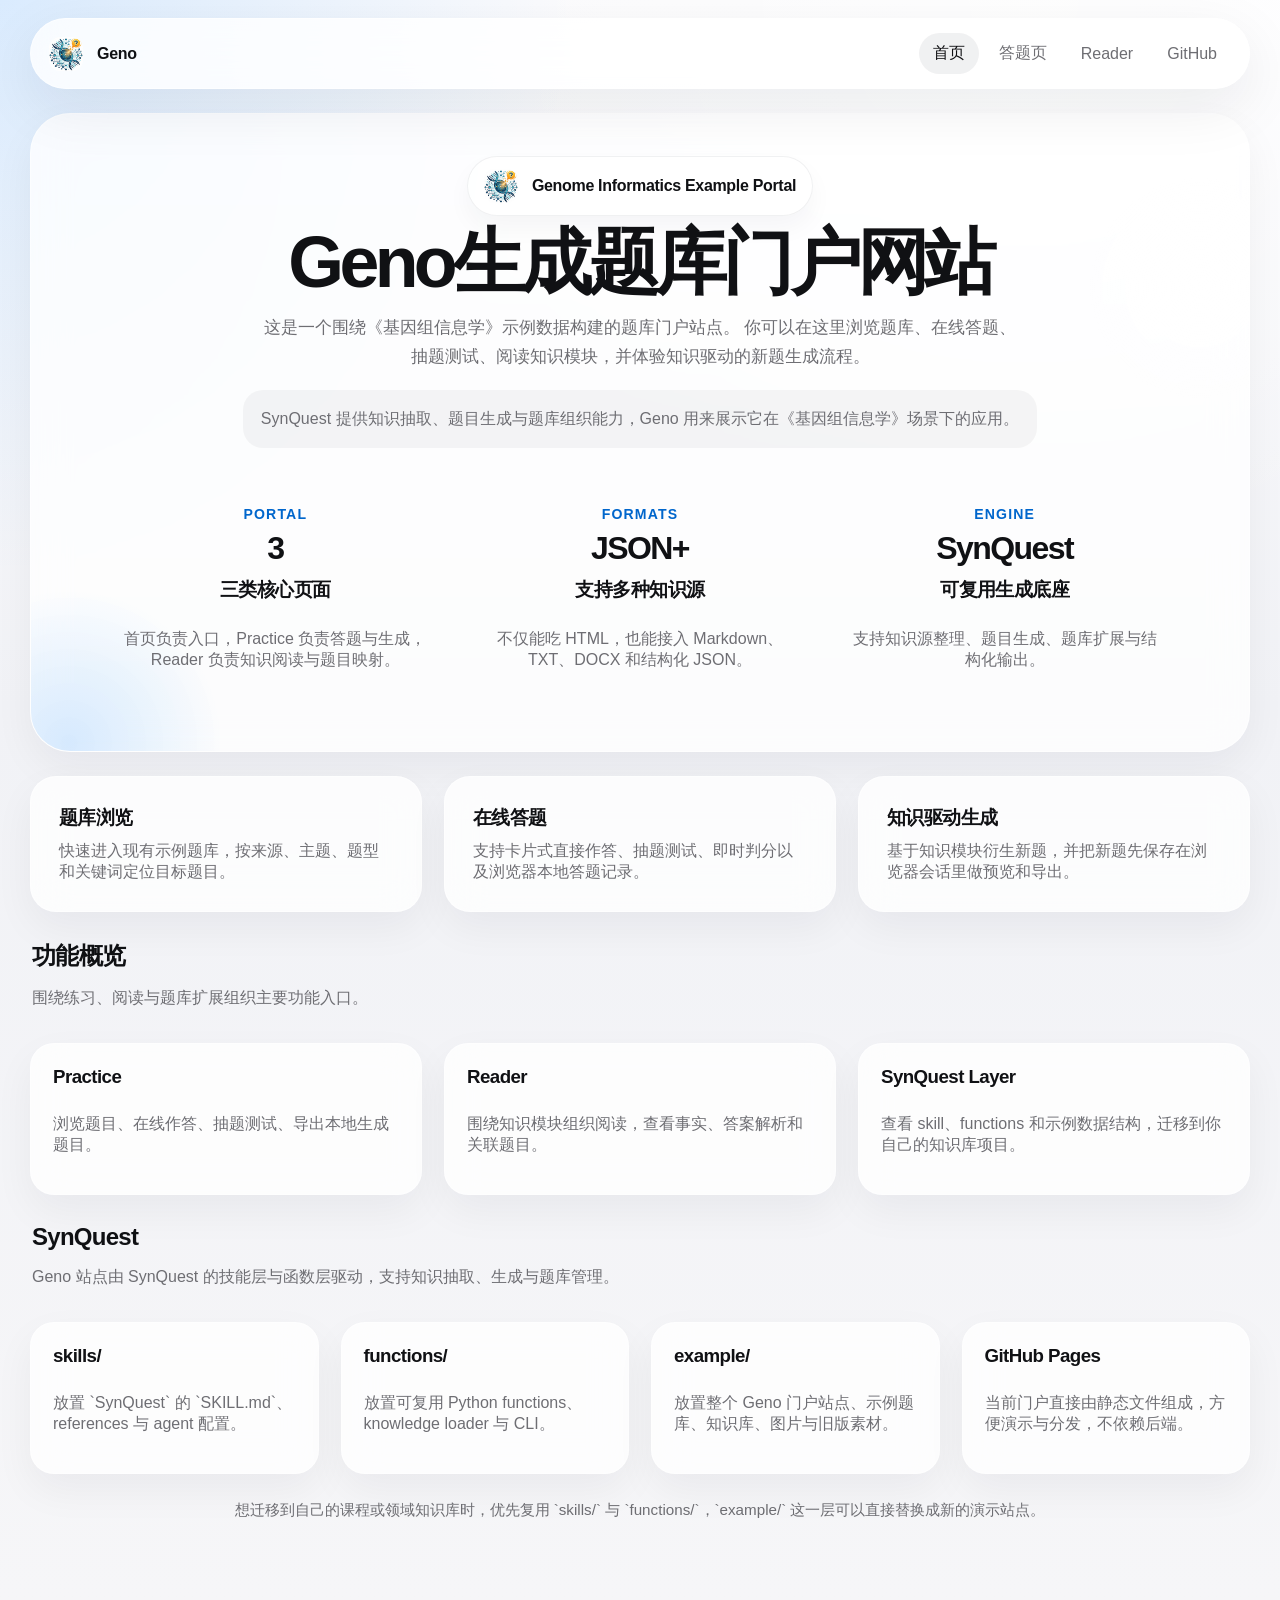
<file: index.html>
<!DOCTYPE html>
<html lang="zh-CN">
<head>
  <meta charset="UTF-8">
  <meta http-equiv="refresh" content="0; url=./example/">
  <meta name="viewport" content="width=device-width, initial-scale=1.0">
  <title>Geno生成题库门户网站</title>
</head>
<body>
  <p>Redirecting to <a href="./example/">./example/</a> ...</p>
</body>
</html>
</file>
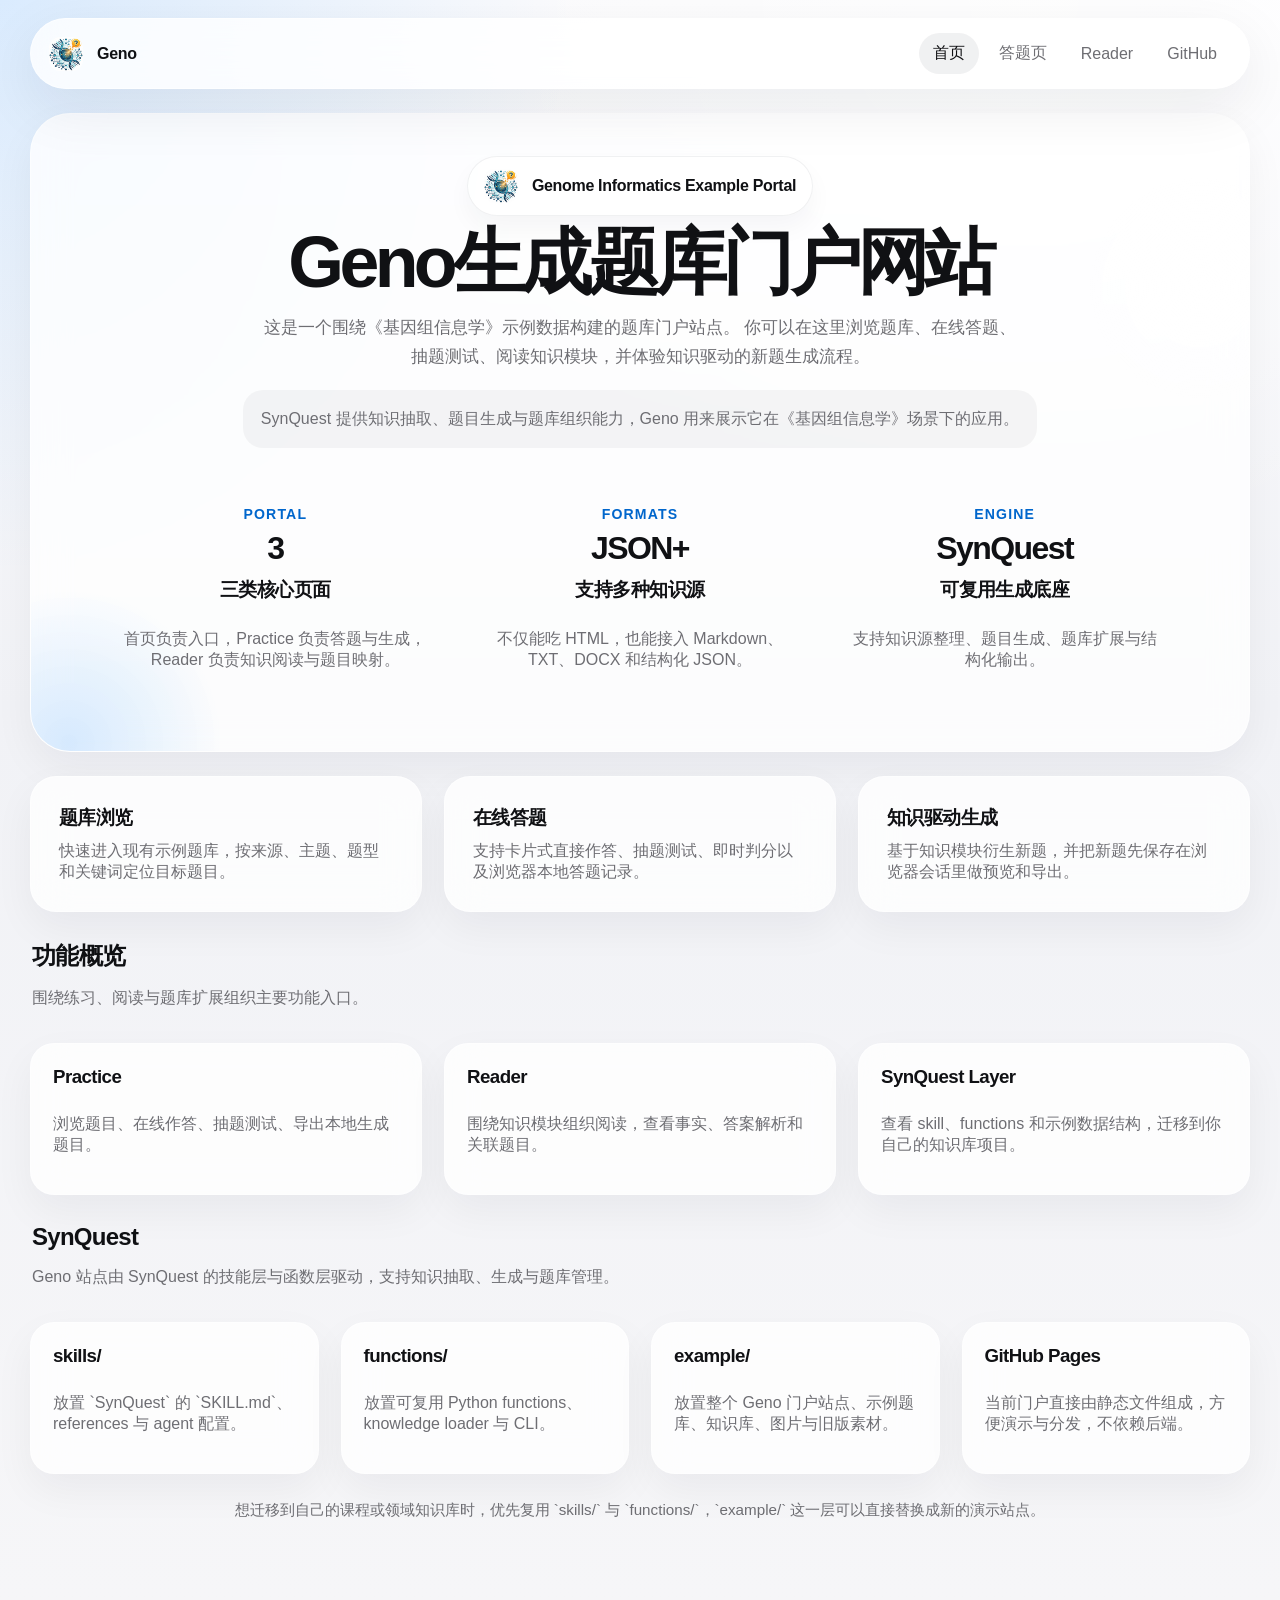
<file: example/index.html>
<!DOCTYPE html>
<html lang="zh-CN">
<head>
  <meta charset="UTF-8">
  <meta name="viewport" content="width=device-width, initial-scale=1.0">
  <title>Geno生成题库门户网站</title>
  <meta name="description" content="Geno example portal powered by SynQuest reusable skills and functions.">
  <link rel="stylesheet" href="assets/styles.css?v=20260328f">
</head>
<body>
  <main class="page-shell">
    <nav class="page-nav">
      <a class="nav-brand" href="./">
        <img src="../logo.png" alt="Geno logo">
        <span>Geno</span>
      </a>
      <div class="nav-links">
        <a href="./" aria-current="page">首页</a>
        <a href="./practice.html">答题页</a>
        <a href="./reader.html">Reader</a>
        <a href="https://github.com/Starry-49/SynQuest" target="_blank" rel="noreferrer">GitHub</a>
      </div>
    </nav>

    <section class="hero hero-home">
      <div class="hero-grid">
        <div class="hero-home-copy">
          <div class="hero-eyebrow">
            <img src="../logo.png" alt="Geno logo">
            <span>Genome Informatics Example Portal</span>
          </div>
          <h1>Geno生成题库门户网站</h1>
          <p class="hero-copy">
            这是一个围绕《基因组信息学》示例数据构建的题库门户站点。
            你可以在这里浏览题库、在线答题、抽题测试、阅读知识模块，并体验知识驱动的新题生成流程。
          </p>
          <div class="hero-note">
            SynQuest 提供知识抽取、题目生成与题库组织能力，Geno 用来展示它在《基因组信息学》场景下的应用。
          </div>
        </div>

        <div class="hero-home-aside hero-kpi-grid">
          <article class="hero-kpi">
            <span class="label">Portal</span>
            <span class="value">3</span>
            <h3>三类核心页面</h3>
            <p class="panel-subtitle">首页负责入口，Practice 负责答题与生成，Reader 负责知识阅读与题目映射。</p>
          </article>
          <article class="hero-kpi">
            <span class="label">Formats</span>
            <span class="value">JSON+</span>
            <h3>支持多种知识源</h3>
            <p class="panel-subtitle">不仅能吃 HTML，也能接入 Markdown、TXT、DOCX 和结构化 JSON。</p>
          </article>
          <article class="hero-kpi">
            <span class="label">Engine</span>
            <span class="value">SynQuest</span>
            <h3>可复用生成底座</h3>
            <p class="panel-subtitle">支持知识源整理、题目生成、题库扩展与结构化输出。</p>
          </article>
        </div>
      </div>
    </section>

    <section class="feature-grid">
      <article class="feature-card">
        <h3>题库浏览</h3>
        <p class="panel-subtitle">快速进入现有示例题库，按来源、主题、题型和关键词定位目标题目。</p>
      </article>
      <article class="feature-card">
        <h3>在线答题</h3>
        <p class="panel-subtitle">支持卡片式直接作答、抽题测试、即时判分以及浏览器本地答题记录。</p>
      </article>
      <article class="feature-card">
        <h3>知识驱动生成</h3>
        <p class="panel-subtitle">基于知识模块衍生新题，并把新题先保存在浏览器会话里做预览和导出。</p>
      </article>
    </section>

    <section class="section-panel home-section">
      <div class="section-title">
        <div>
          <h2>功能概览</h2>
          <p class="panel-subtitle">围绕练习、阅读与题库扩展组织主要功能入口。</p>
        </div>
      </div>
      <div class="page-switch-grid">
        <article class="stage-card">
          <h3>Practice</h3>
          <p class="panel-subtitle">浏览题目、在线作答、抽题测试、导出本地生成题目。</p>
        </article>
        <article class="stage-card">
          <h3>Reader</h3>
          <p class="panel-subtitle">围绕知识模块组织阅读，查看事实、答案解析和关联题目。</p>
        </article>
        <article class="stage-card">
          <h3>SynQuest Layer</h3>
          <p class="panel-subtitle">查看 skill、functions 和示例数据结构，迁移到你自己的知识库项目。</p>
        </article>
      </div>
    </section>

    <section class="section-panel home-section">
      <div class="section-title">
        <div>
          <h2>SynQuest</h2>
          <p class="panel-subtitle">Geno 站点由 SynQuest 的技能层与函数层驱动，支持知识抽取、生成与题库管理。</p>
        </div>
      </div>
      <div class="source-grid">
        <article class="source-item">
          <h3>skills/</h3>
          <p class="panel-subtitle">放置 `SynQuest` 的 `SKILL.md`、references 与 agent 配置。</p>
        </article>
        <article class="source-item">
          <h3>functions/</h3>
          <p class="panel-subtitle">放置可复用 Python functions、knowledge loader 与 CLI。</p>
        </article>
        <article class="source-item">
          <h3>example/</h3>
          <p class="panel-subtitle">放置整个 Geno 门户站点、示例题库、知识库、图片与旧版素材。</p>
        </article>
        <article class="source-item">
          <h3>GitHub Pages</h3>
          <p class="panel-subtitle">当前门户直接由静态文件组成，方便演示与分发，不依赖后端。</p>
        </article>
      </div>
    </section>

    <p class="footer-note">
      想迁移到自己的课程或领域知识库时，优先复用 `skills/` 与 `functions/`，`example/` 这一层可以直接替换成新的演示站点。
    </p>
  </main>
</body>
</html>
</file>
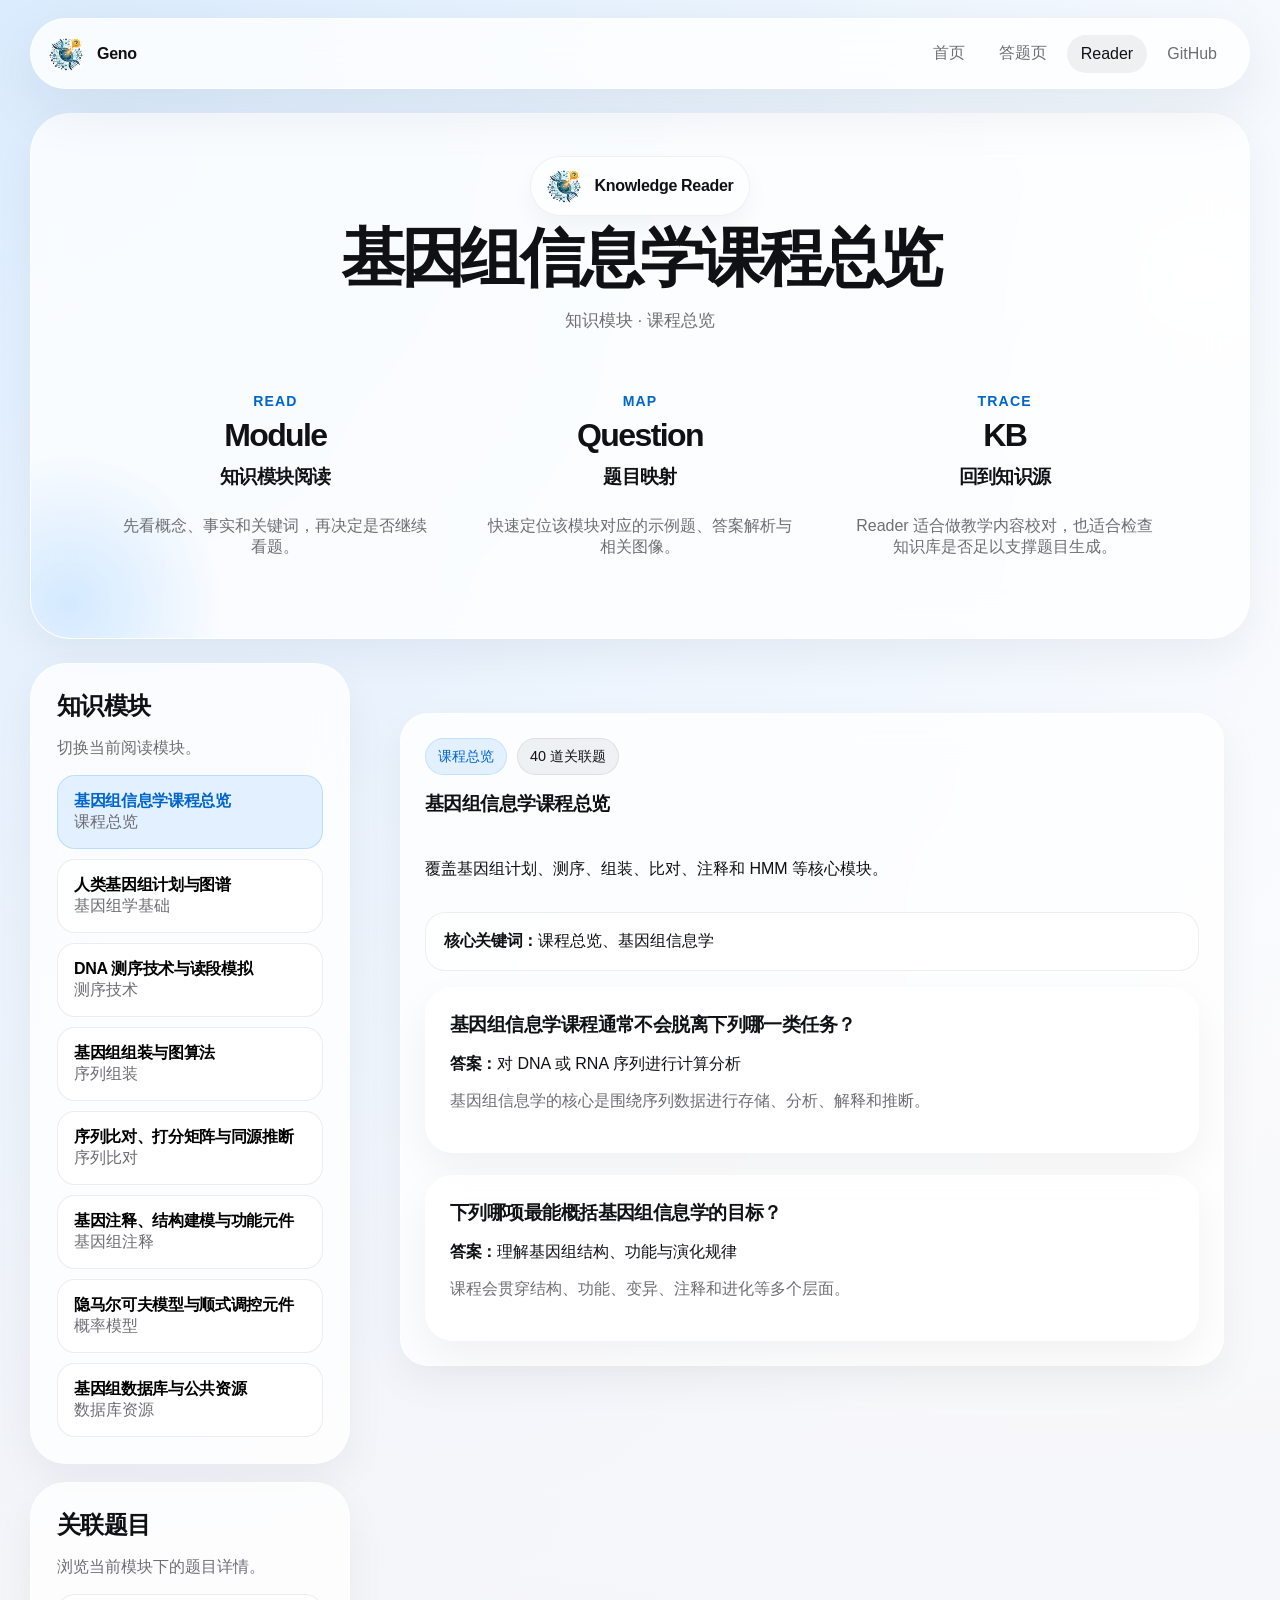
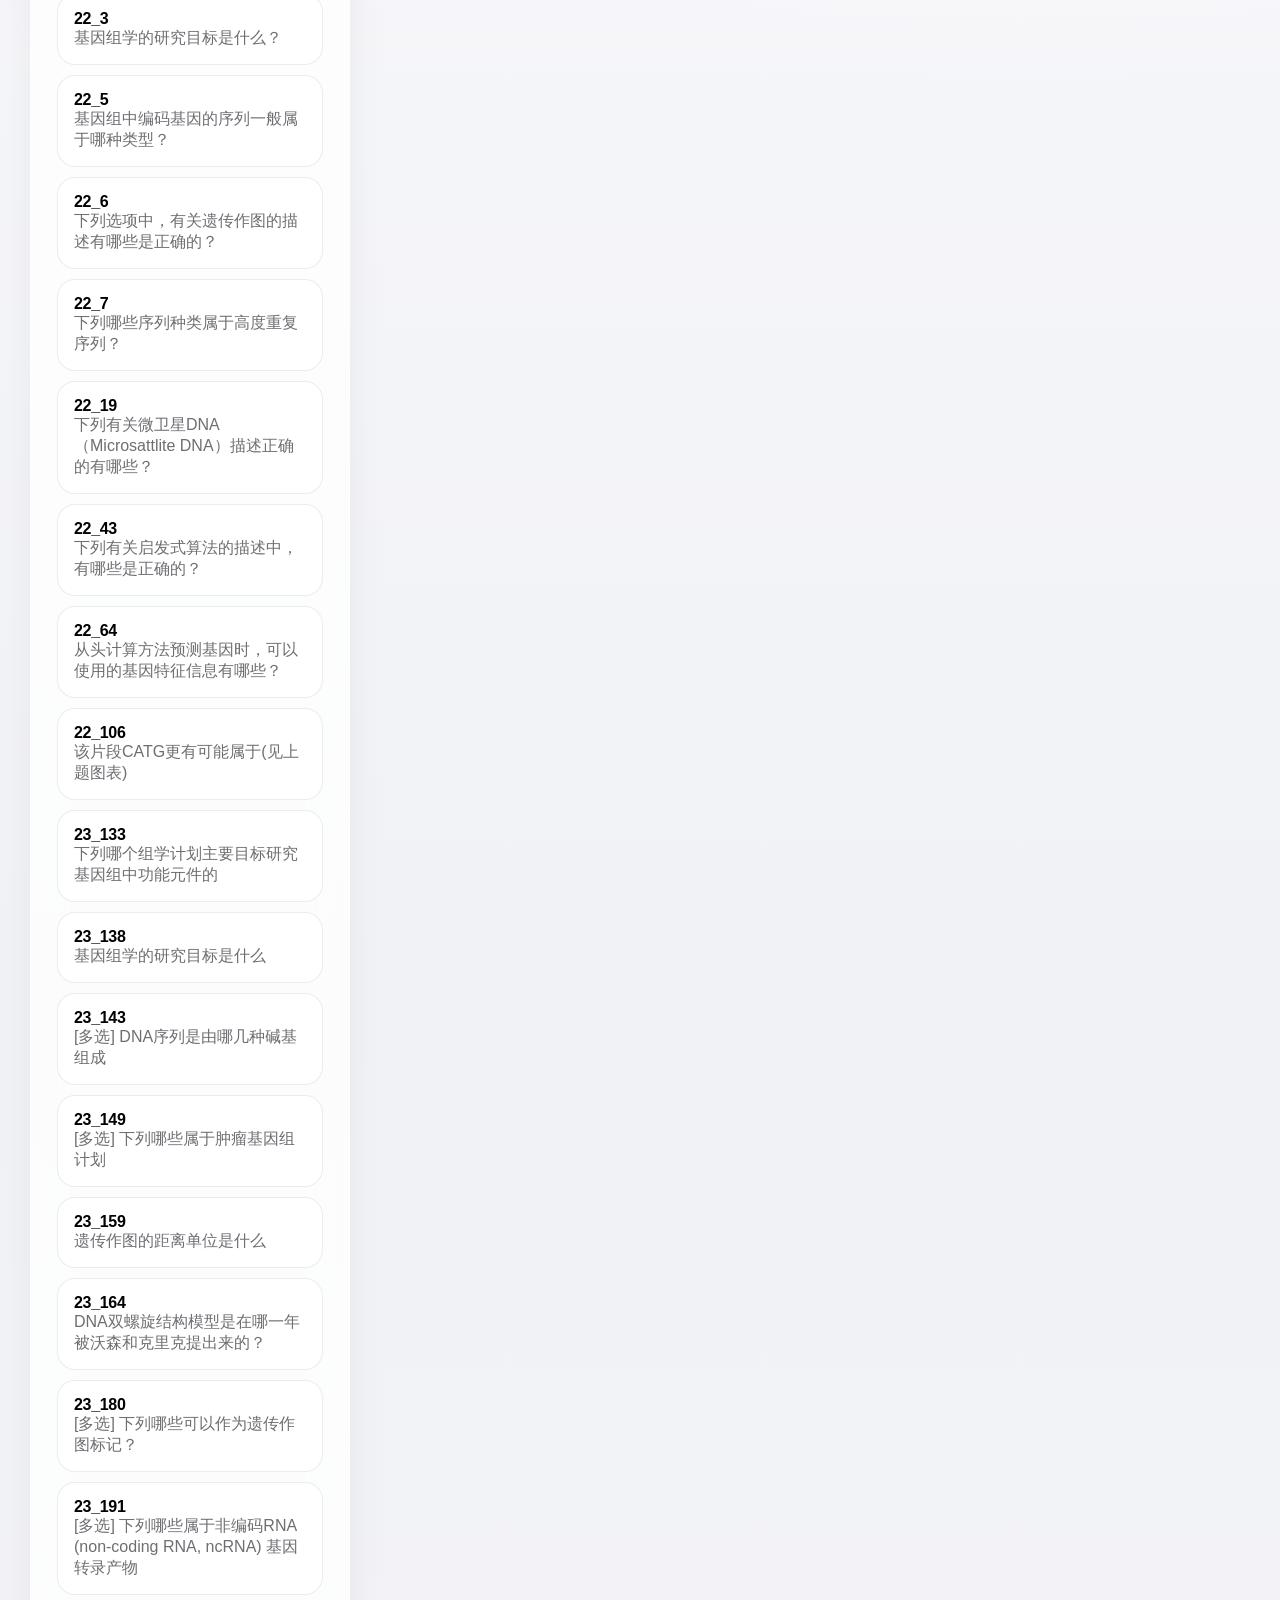
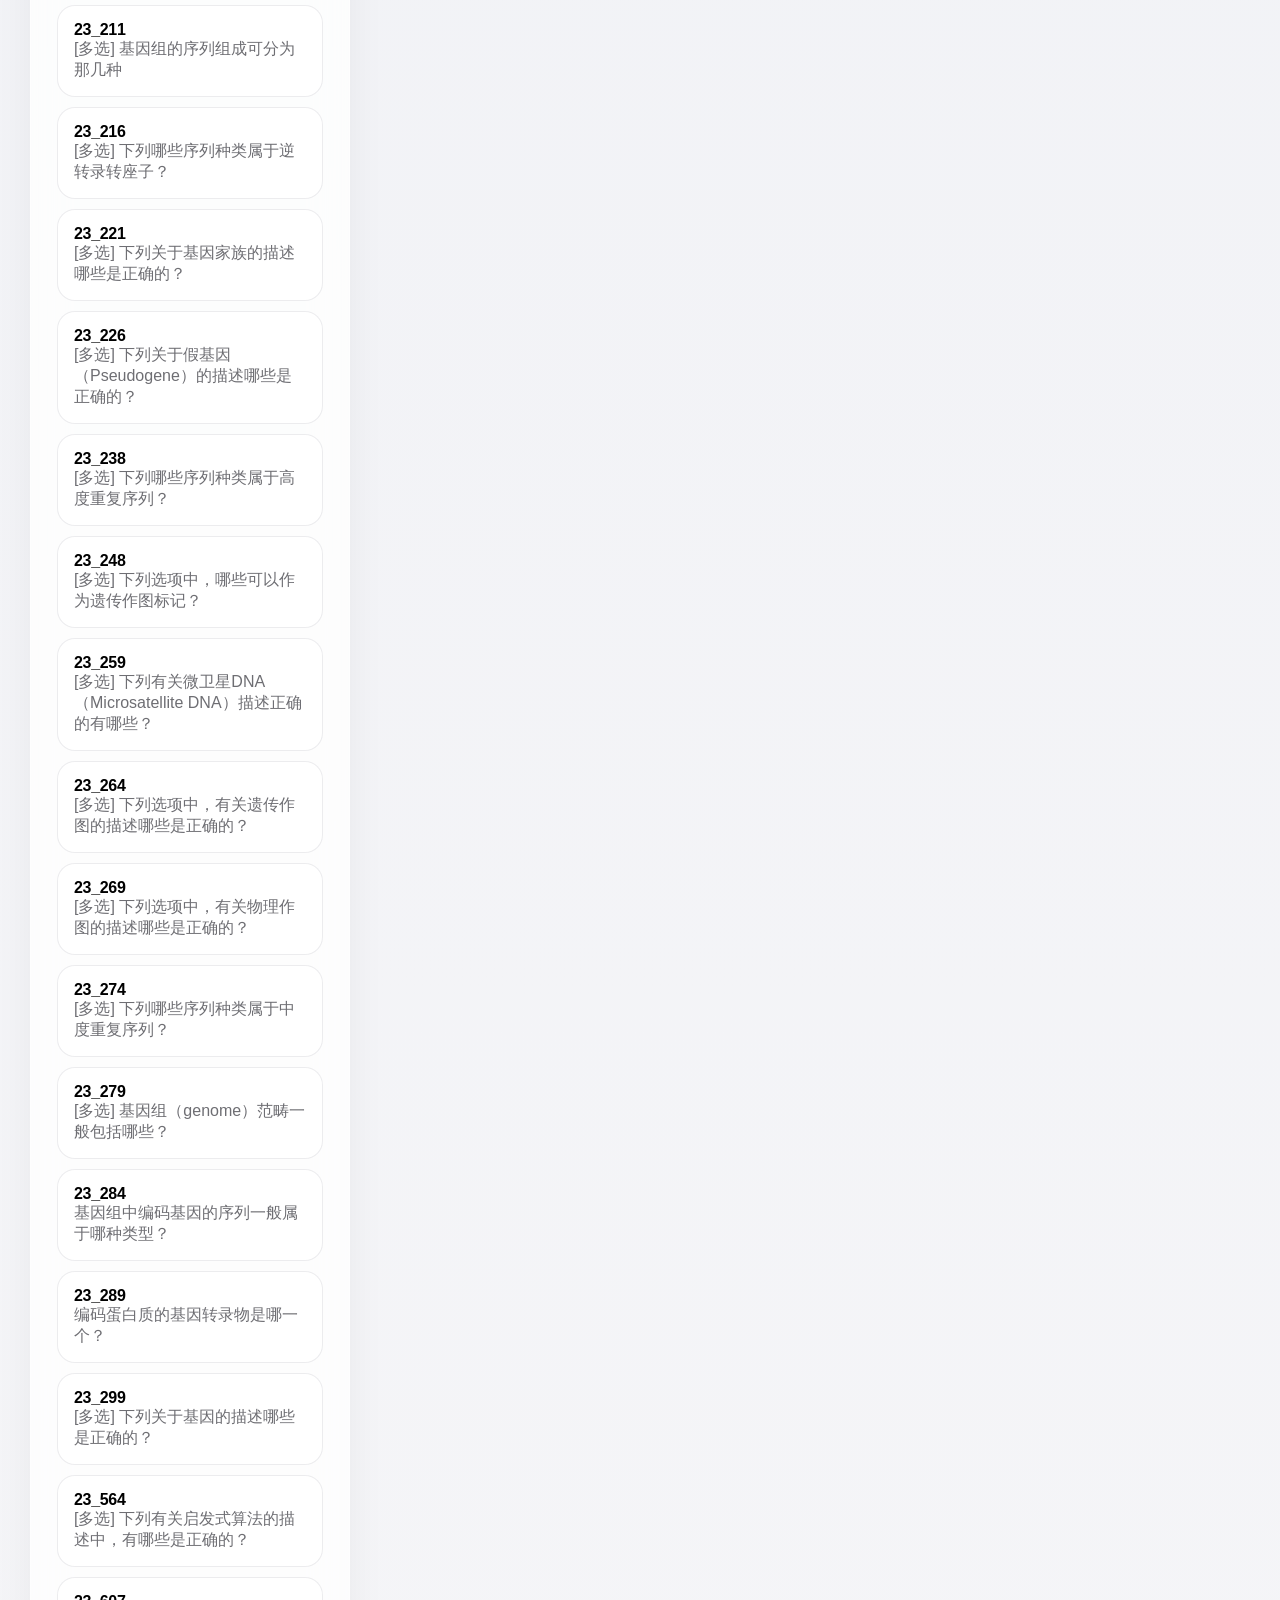
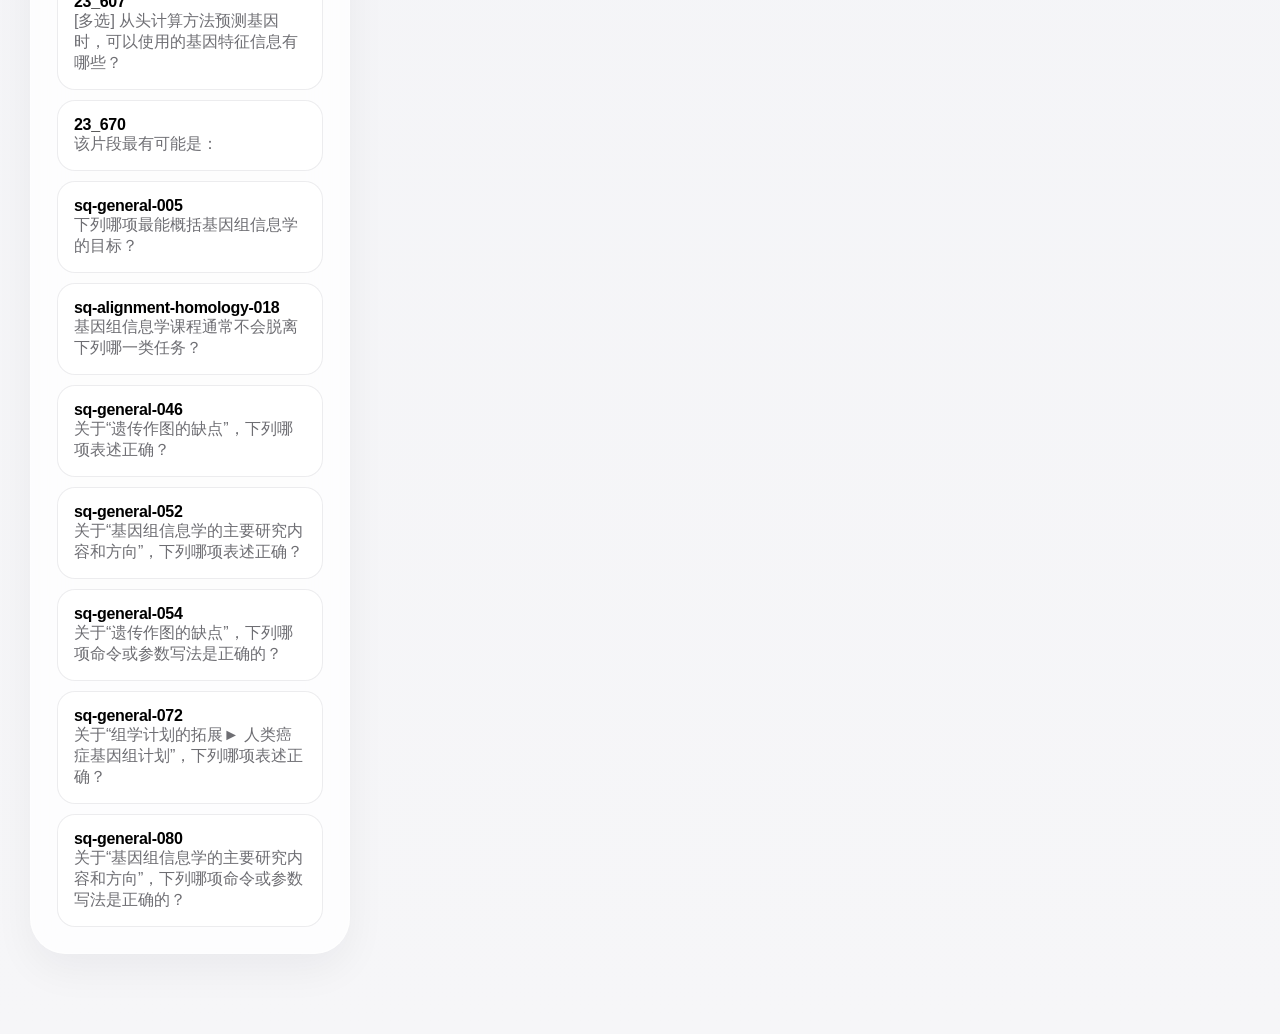
<file: example/reader.html>
<!DOCTYPE html>
<html lang="zh-CN">
<head>
  <meta charset="UTF-8">
  <meta name="viewport" content="width=device-width, initial-scale=1.0">
  <title>Geno知识阅读</title>
  <meta name="description" content="Reader page for the Geno example portal. Read knowledge modules and linked questions.">
  <link rel="stylesheet" href="assets/styles.css?v=20260328f">
</head>
<body>
  <main class="page-shell">
    <nav class="page-nav">
      <a class="nav-brand" href="./">
        <img src="../logo.png" alt="Geno logo">
        <span>Geno</span>
      </a>
      <div class="nav-links">
        <a href="./">首页</a>
        <a href="./practice.html">答题页</a>
        <a href="./reader.html" aria-current="page">Reader</a>
        <a href="https://github.com/Starry-49/SynQuest" target="_blank" rel="noreferrer">GitHub</a>
      </div>
    </nav>

    <section class="hero hero-reader reader-hero">
      <div class="hero-grid">
        <div class="hero-home-copy">
          <div class="hero-eyebrow">
            <img src="../logo.png" alt="Geno logo">
            <span>Knowledge Reader</span>
          </div>
          <h1 id="readerTitle">Geno知识阅读</h1>
          <p class="hero-copy" id="readerSubtitle">
            围绕知识模块组织阅读，查看事实、关联题目与答案解析。
          </p>
        </div>

        <div class="hero-home-aside hero-kpi-grid">
          <article class="hero-kpi">
            <span class="label">Read</span>
            <span class="value">Module</span>
            <h3>知识模块阅读</h3>
            <p class="panel-subtitle">先看概念、事实和关键词，再决定是否继续看题。</p>
          </article>
          <article class="hero-kpi">
            <span class="label">Map</span>
            <span class="value">Question</span>
            <h3>题目映射</h3>
            <p class="panel-subtitle">快速定位该模块对应的示例题、答案解析与相关图像。</p>
          </article>
          <article class="hero-kpi">
            <span class="label">Trace</span>
            <span class="value">KB</span>
            <h3>回到知识源</h3>
            <p class="panel-subtitle">Reader 适合做教学内容校对，也适合检查知识库是否足以支撑题目生成。</p>
          </article>
        </div>
      </div>
    </section>

    <section class="reader-layout">
      <aside class="reader-sidebar">
        <section class="panel">
          <div class="panel-title">
            <div>
              <h2>知识模块</h2>
              <p class="panel-subtitle">切换当前阅读模块。</p>
            </div>
          </div>
          <div id="moduleTree" class="tree-list"></div>
        </section>

        <section class="panel">
          <div class="panel-title">
            <div>
              <h2>关联题目</h2>
              <p class="panel-subtitle">浏览当前模块下的题目详情。</p>
            </div>
          </div>
          <div id="questionTree" class="tree-list"></div>
        </section>
      </aside>

      <section class="reader-main">
        <section class="section-panel">
          <div id="readerContent"></div>
        </section>
      </section>
    </section>
  </main>

  <script src="assets/reader.js?v=20260328e"></script>
</body>
</html>
</file>
<file: example/assets/styles.css>
:root {
  --bg: #f5f5f7;
  --bg-soft: #fbfbfd;
  --surface: rgba(255, 255, 255, 0.78);
  --surface-strong: rgba(255, 255, 255, 0.94);
  --surface-muted: rgba(255, 255, 255, 0.62);
  --ink: #101114;
  --muted: #6e6e73;
  --line: rgba(15, 23, 42, 0.08);
  --line-strong: rgba(15, 23, 42, 0.14);
  --brand: #0a84ff;
  --brand-deep: #0066cc;
  --brand-soft: rgba(10, 132, 255, 0.1);
  --accent: #111111;
  --success: #1f8f52;
  --danger: #c63b16;
  --shadow-soft: 0 16px 40px rgba(15, 23, 42, 0.05);
  --shadow-strong: 0 28px 80px rgba(15, 23, 42, 0.08);
  --radius-2xl: 36px;
  --radius-xl: 28px;
  --radius-lg: 22px;
  --radius-md: 16px;
  --radius-sm: 12px;
  --page-width: 1380px;
  --content-width: 1220px;
}

*,
*::before,
*::after {
  box-sizing: border-box;
}

html {
  scroll-behavior: smooth;
}

body {
  margin: 0;
  min-height: 100vh;
  overflow-x: hidden;
  overflow-y: auto;
  font-family: -apple-system, BlinkMacSystemFont, "SF Pro Text", "PingFang SC", "Helvetica Neue", sans-serif;
  color: var(--ink);
  background:
    radial-gradient(circle at top left, rgba(10, 132, 255, 0.14), transparent 28%),
    radial-gradient(circle at 80% 0%, rgba(255, 255, 255, 0.92), transparent 30%),
    linear-gradient(180deg, #fcfcfe 0%, #f1f2f6 44%, #f6f6f8 100%);
}

a {
  color: inherit;
  text-decoration: none;
}

img {
  display: block;
  max-width: 100%;
}

button,
input,
select,
textarea {
  font: inherit;
}

.page-shell {
  max-width: var(--page-width);
  margin: 0 auto;
  padding: 18px 18px 80px;
}

.page-nav {
  position: sticky;
  top: 14px;
  z-index: 40;
  display: flex;
  align-items: center;
  justify-content: space-between;
  gap: 20px;
  max-width: var(--content-width);
  margin: 0 auto;
  padding: 14px 18px;
  border-radius: 999px;
  background: rgba(255, 255, 255, 0.8);
  border: 1px solid rgba(255, 255, 255, 0.54);
  box-shadow: 0 18px 60px rgba(15, 23, 42, 0.08);
  backdrop-filter: blur(20px);
}

.nav-brand,
.hero-eyebrow {
  display: inline-flex;
  align-items: center;
  gap: 14px;
  font-weight: 600;
  letter-spacing: -0.02em;
  line-height: 1.2;
}

.nav-brand img,
.hero-eyebrow img {
  width: 34px;
  height: 34px;
  border-radius: 11px;
  flex-shrink: 0;
  align-self: center;
}

.nav-brand span,
.hero-eyebrow span {
  display: block;
}

.hero-eyebrow {
  width: fit-content;
  padding: 12px 16px;
  border-radius: 999px;
  background: rgba(255, 255, 255, 0.58);
  border: 1px solid rgba(15, 23, 42, 0.06);
  box-shadow: 0 12px 24px rgba(15, 23, 42, 0.04);
}

.nav-links,
.hero-links,
.page-links,
.hero-actions,
.panel-actions,
.badge-row,
.quiz-controls,
.inline-actions,
.stats-grid,
.reader-actions,
.hero-support {
  display: flex;
  flex-wrap: wrap;
  align-items: center;
  gap: 12px;
}

.nav-links {
  gap: 6px;
}

.nav-links a {
  border-radius: 999px;
  padding: 10px 14px;
  color: var(--muted);
  transition: background-color 0.18s ease, color 0.18s ease;
}

.nav-links a:hover,
.nav-links a[aria-current="page"] {
  background: rgba(15, 23, 42, 0.06);
  color: var(--ink);
}

.hero-links,
.page-links {
  color: var(--muted);
  font-size: 0.95rem;
  justify-content: center;
}

.hero-links a,
.page-links a {
  color: var(--ink);
}

.hero,
.panel,
.feature-card,
.question-card,
.knowledge-card,
.reader-card,
.quiz-shell,
.empty-state,
.source-item,
.stage-card {
  background: var(--surface);
  border: 1px solid rgba(255, 255, 255, 0.46);
  box-shadow: var(--shadow-soft);
  backdrop-filter: blur(18px);
}

.hero,
.panel,
.feature-card,
.question-card,
.knowledge-card,
.reader-card,
.quiz-shell,
.empty-state,
.source-item,
.stage-card {
  animation: rise-in 0.55s ease both;
}

@keyframes rise-in {
  from {
    opacity: 0;
    transform: translateY(20px);
  }
  to {
    opacity: 1;
    transform: translateY(0);
  }
}

.hero {
  max-width: var(--content-width);
  margin: 24px auto 0;
  padding: 42px;
  border-radius: 40px;
  position: relative;
  overflow: hidden;
}

.hero::before {
  content: "";
  position: absolute;
  inset: auto auto -24% -10%;
  width: 320px;
  height: 320px;
  border-radius: 50%;
  background: radial-gradient(circle, rgba(10, 132, 255, 0.16), transparent 68%);
  pointer-events: none;
}

.hero::after {
  content: "";
  position: absolute;
  inset: 10% -5% auto auto;
  width: 220px;
  height: 220px;
  border-radius: 50%;
  background: radial-gradient(circle, rgba(255, 255, 255, 0.78), transparent 72%);
  pointer-events: none;
}

.hero-inner,
.hero-grid,
.hero-home-copy,
.hero-home-aside {
  position: relative;
  z-index: 1;
}

.hero-grid {
  display: grid;
  grid-template-columns: minmax(0, 1.35fr) minmax(320px, 0.65fr);
  gap: 28px;
  align-items: end;
}

.hero-home-copy,
.hero-home-aside {
  display: flex;
  flex-direction: column;
}

.hero-home-copy {
  align-items: center;
  width: 100%;
}

.hero-home .hero-home-aside,
.hero-practice .hero-home-aside,
.hero-reader .hero-home-aside {
  width: min(100%, 1080px);
  margin-top: 8px;
  grid-template-columns: repeat(3, minmax(0, 1fr));
}

.hero-home .hero-grid,
.hero-practice .hero-grid,
.hero-reader .hero-grid {
  grid-template-columns: 1fr;
  align-items: stretch;
  justify-items: center;
  text-align: center;
}

.hero h1,
.hero-demo-title,
.reader-hero h1 {
  margin: 14px 0 18px;
  font-size: clamp(2.8rem, 5.6vw, 5rem);
  line-height: 0.9;
  letter-spacing: -0.065em;
  font-weight: 700;
}

.hero-practice h1,
.hero-reader h1 {
  font-size: clamp(2.6rem, 5vw, 4.4rem);
}

.hero-home h1,
.hero-practice h1 {
  white-space: nowrap;
}

.hero-copy,
.hero p,
.panel-subtitle,
.muted {
  color: var(--muted);
}

.hero-copy {
  max-width: 760px;
  margin: 0 auto;
  font-size: 1.08rem;
  line-height: 1.72;
}

.hero-note {
  max-width: 820px;
  margin: 18px auto 0;
  padding: 16px 18px;
  border-radius: 20px;
  background: rgba(15, 23, 42, 0.04);
  color: var(--muted);
  line-height: 1.6;
  text-align: center;
}

.hero-support {
  margin-top: 18px;
}

.hero-actions {
  margin-top: 32px;
  column-gap: 16px;
  row-gap: 14px;
  justify-content: center;
}

.hero-kpi-grid {
  display: grid;
  gap: 14px;
}

.hero-kpi,
.source-item,
.stage-card {
  border-radius: 24px;
  padding: 22px;
  display: flex;
  flex-direction: column;
  min-height: 100%;
}

.hero-kpi h3,
.source-item h3,
.stage-card h3,
.feature-card h3,
.panel h2,
.section-title h2,
.reader-card h3,
.knowledge-card h3,
.question-card h3,
.quiz-shell h3 {
  margin: 0 0 10px;
  letter-spacing: -0.03em;
}

.hero-kpi .value {
  display: block;
  margin-bottom: 10px;
  font-size: 2rem;
  font-weight: 700;
  letter-spacing: -0.05em;
}

.hero-kpi .label {
  display: inline-block;
  margin-bottom: 8px;
  color: var(--brand-deep);
  font-size: 0.88rem;
  font-weight: 600;
  text-transform: uppercase;
  letter-spacing: 0.08em;
}

.button {
  display: inline-flex;
  align-items: center;
  justify-content: center;
  gap: 8px;
  min-height: 48px;
  padding: 12px 22px;
  border-radius: 999px;
  border: 1px solid transparent;
  cursor: pointer;
  line-height: 1.1;
  white-space: nowrap;
  transition: transform 0.18s ease, box-shadow 0.18s ease, border-color 0.18s ease, background-color 0.18s ease;
}

.button:hover {
  transform: translateY(-1px);
}

.button:disabled {
  opacity: 0.5;
  cursor: not-allowed;
  transform: none;
}

.button-primary {
  background: linear-gradient(180deg, #0a84ff, #0071e3);
  color: #ffffff;
  box-shadow: 0 18px 30px rgba(10, 132, 255, 0.22);
}

.button-secondary {
  background: rgba(255, 255, 255, 0.74);
  color: var(--ink);
  border-color: rgba(15, 23, 42, 0.08);
}

.button-tertiary {
  background: transparent;
  color: var(--brand-deep);
  border-color: rgba(10, 132, 255, 0.18);
}

.button-accent {
  background: #111111;
  color: #ffffff;
}

.button-danger {
  background: rgba(198, 59, 22, 0.08);
  color: var(--danger);
  border-color: rgba(198, 59, 22, 0.16);
}

.section-copy {
  max-width: 760px;
  margin: 14px auto 0;
  color: var(--muted);
  line-height: 1.7;
}

.feature-grid,
.source-grid,
.page-switch-grid,
.guide-strip,
.control-grid,
.knowledge-list,
.question-list,
.reader-list,
.content-stack {
  display: grid;
  gap: 22px;
}

.feature-grid,
.page-switch-grid {
  grid-template-columns: repeat(3, minmax(0, 1fr));
  max-width: var(--content-width);
  width: 100%;
  margin: 24px auto 0;
}

.source-grid {
  grid-template-columns: repeat(4, minmax(0, 1fr));
  max-width: var(--content-width);
  width: 100%;
  margin: 24px auto 0;
}

.guide-strip {
  grid-template-columns: repeat(5, minmax(0, 1fr));
  margin-top: 20px;
}

.feature-card {
  border-radius: 26px;
  padding: 28px;
  display: flex;
  flex-direction: column;
  min-height: 100%;
}

.feature-card p {
  margin: 0;
}

.section-panel,
.panel {
  border-radius: var(--radius-2xl);
  padding: 26px;
}

.section-panel {
  max-width: var(--content-width);
  width: 100%;
  margin: 24px auto 0;
}

.home-section {
  padding: 0;
}

.home-section .section-title {
  padding: 4px 2px 0;
}

.home-section .page-switch-grid,
.home-section .source-grid {
  max-width: none;
  margin-top: 18px;
}

.section-title,
.panel-title,
.question-header,
.reader-header-meta,
.quiz-headline,
.practice-title-row {
  display: flex;
  justify-content: space-between;
  align-items: flex-start;
  gap: 14px;
}

.section-title-stack {
  align-items: center;
}

.panel-actions {
  margin-top: 20px;
  column-gap: 14px;
  row-gap: 14px;
}

.workspace-guide .button {
  width: 100%;
}

.workspace-switch.active {
  background: linear-gradient(180deg, #0a84ff, #0071e3);
  color: #ffffff;
  border-color: transparent;
  box-shadow: 0 18px 30px rgba(10, 132, 255, 0.22);
}

.stage-card .panel-actions,
.feature-card .panel-actions,
.source-item .panel-actions {
  margin-top: auto;
  padding-top: 22px;
}

.stats-grid {
  margin-top: 26px;
}

.stats-grid-wide {
  justify-content: center;
}

.stat-tile {
  min-width: 150px;
  flex: 1 1 150px;
  max-width: 180px;
  padding: 20px 18px;
  border-radius: 22px;
  background: rgba(255, 255, 255, 0.6);
  border: 1px solid rgba(15, 23, 42, 0.06);
}

.stat-tile .value {
  display: block;
  font-size: 1.92rem;
  font-weight: 700;
  letter-spacing: -0.06em;
}

.stat-tile .label {
  display: block;
  margin-top: 6px;
  color: var(--muted);
  font-size: 0.93rem;
}

.workspace-shell {
  display: grid;
  grid-template-columns: 320px minmax(0, 1fr);
  gap: 24px;
  max-width: var(--content-width);
  margin: 24px auto 0;
}

.workspace-sidebar {
  display: grid;
  gap: 18px;
  align-self: start;
  position: sticky;
  top: 92px;
}

.workspace-main,
.reader-main {
  display: grid;
  gap: 22px;
}

.field {
  display: grid;
  gap: 8px;
}

.field + .field {
  margin-top: 16px;
}

.field label {
  font-size: 0.94rem;
  font-weight: 600;
}

.text-input,
.select-input,
.number-input,
.textarea-input {
  width: 100%;
  padding: 14px 15px;
  border-radius: 16px;
  border: 1px solid rgba(15, 23, 42, 0.08);
  background: rgba(255, 255, 255, 0.92);
  color: var(--ink);
}

.text-input:focus,
.select-input:focus,
.number-input:focus,
.textarea-input:focus {
  outline: none;
  border-color: rgba(10, 132, 255, 0.3);
  box-shadow: 0 0 0 4px rgba(10, 132, 255, 0.08);
}

.chip-group,
.badge-row {
  display: flex;
  flex-wrap: wrap;
  gap: 10px;
}

.chip,
.tag,
.status-pill {
  display: inline-flex;
  align-items: center;
  justify-content: center;
  gap: 6px;
  border-radius: 999px;
  padding: 8px 12px;
  border: 1px solid rgba(15, 23, 42, 0.08);
  background: rgba(255, 255, 255, 0.7);
  color: var(--muted);
  font-size: 0.9rem;
}

.chip {
  cursor: pointer;
}

.chip-count {
  display: inline-flex;
  align-items: center;
  justify-content: center;
  min-width: 22px;
  min-height: 22px;
  padding: 0 6px;
  border-radius: 999px;
  background: rgba(15, 23, 42, 0.06);
  color: inherit;
  font-size: 0.82rem;
  line-height: 1;
}

.chip.active,
.tree-item.active {
  background: rgba(10, 132, 255, 0.1);
  border-color: rgba(10, 132, 255, 0.18);
  color: var(--brand-deep);
}

.tag-brand {
  background: rgba(10, 132, 255, 0.1);
  color: var(--brand-deep);
  border-color: rgba(10, 132, 255, 0.14);
}

.tag-accent {
  background: rgba(15, 23, 42, 0.05);
  color: var(--ink);
}

.tag-dark {
  background: rgba(110, 110, 115, 0.08);
  color: var(--muted);
}

.tag-origin {
  background: rgba(86, 90, 255, 0.08);
  color: #4a43c5;
  border-color: rgba(86, 90, 255, 0.12);
}

.tag-image {
  background: rgba(31, 143, 82, 0.1);
  color: var(--success);
  border-color: rgba(31, 143, 82, 0.16);
}

.knowledge-list-wide {
  grid-template-columns: repeat(2, minmax(0, 1fr));
}

.knowledge-card,
.question-card,
.reader-card,
.quiz-shell {
  border-radius: 28px;
  padding: 24px;
}

.knowledge-card,
.question-card,
.tree-item,
.source-item,
.stage-card {
  transition: transform 0.18s ease, border-color 0.18s ease, box-shadow 0.18s ease;
}

.knowledge-card:hover,
.question-card:hover,
.tree-item:hover,
.source-item:hover,
.stage-card:hover {
  transform: translateY(-2px);
  border-color: var(--line-strong);
  box-shadow: var(--shadow-strong);
}

.knowledge-card.active {
  border-color: rgba(10, 132, 255, 0.18);
  box-shadow: 0 20px 48px rgba(10, 132, 255, 0.08);
}

.tabbed-panel.hidden {
  display: none;
}

.question-list {
  grid-template-columns: 1fr;
}

.question-title {
  margin: 0;
  font-size: 1.18rem;
  line-height: 1.65;
}

.question-options,
.answer-options {
  display: grid;
  gap: 12px;
  margin-top: 14px;
}

.answer-options-grid {
  grid-template-columns: repeat(2, minmax(0, 1fr));
}

.option,
.answer-option {
  padding: 14px 16px;
  border-radius: 18px;
  border: 1px solid rgba(15, 23, 42, 0.08);
  background: rgba(255, 255, 255, 0.84);
}

.answer-option {
  display: grid;
  grid-template-columns: auto auto 1fr;
  align-items: start;
  gap: 12px;
  cursor: pointer;
  transition: border-color 0.18s ease, box-shadow 0.18s ease, background-color 0.18s ease;
}

.answer-option input {
  margin-top: 5px;
}

.answer-option:hover {
  border-color: rgba(10, 132, 255, 0.2);
  background: rgba(255, 255, 255, 0.92);
}

.answer-option:has(input:checked) {
  border-color: rgba(10, 132, 255, 0.24);
  background: rgba(10, 132, 255, 0.08);
  box-shadow: 0 12px 24px rgba(10, 132, 255, 0.08);
}

.answer-option-key {
  display: inline-flex;
  align-items: center;
  justify-content: center;
  min-width: 28px;
  min-height: 28px;
  padding: 0 8px;
  border-radius: 999px;
  background: rgba(15, 23, 42, 0.06);
  color: var(--ink);
  font-size: 0.86rem;
  font-weight: 700;
  line-height: 1;
}

.answer-option-text {
  display: block;
  line-height: 1.55;
}

.question-image,
.reader-image {
  width: 100%;
  max-height: 420px;
  object-fit: contain;
  border-radius: 22px;
  border: 1px solid rgba(15, 23, 42, 0.08);
  background: rgba(255, 255, 255, 0.82);
  padding: 10px;
}

.practice-shell,
.analysis-box,
.quiz-result,
.callout,
.reader-summary,
.practice-feedback {
  border-radius: 20px;
  border: 1px solid rgba(15, 23, 42, 0.07);
  background: rgba(255, 255, 255, 0.74);
  padding: 18px;
}

.question-card,
.practice-shell,
.analysis-box,
.quiz-result,
.reader-card {
  display: grid;
  gap: 16px;
}

.question-card .panel-actions {
  margin-top: 6px;
}

.panel-actions + .callout,
.field + .panel-actions {
  margin-top: 18px;
}

.callout {
  background: linear-gradient(180deg, rgba(10, 132, 255, 0.08), rgba(255, 255, 255, 0.82));
}

.practice-feedback.correct {
  border-color: rgba(31, 143, 82, 0.14);
  background: rgba(31, 143, 82, 0.08);
}

.practice-feedback.wrong {
  border-color: rgba(198, 59, 22, 0.16);
  background: rgba(198, 59, 22, 0.08);
}

.analysis-box.hidden,
.quiz-shell.hidden {
  display: none;
}

.progress-bar {
  width: 100%;
  height: 10px;
  border-radius: 999px;
  overflow: hidden;
  background: rgba(15, 23, 42, 0.08);
}

.progress-value {
  height: 100%;
  background: linear-gradient(90deg, #0a84ff, #54a6ff);
}

.score-badge {
  padding: 10px 14px;
  border-radius: 999px;
  background: rgba(10, 132, 255, 0.1);
  color: var(--brand-deep);
  font-weight: 600;
}

.reader-layout {
  display: grid;
  grid-template-columns: 320px minmax(0, 1fr);
  gap: 24px;
  max-width: var(--content-width);
  margin: 24px auto 0;
}

.reader-sidebar {
  display: grid;
  gap: 18px;
  align-self: start;
  position: sticky;
  top: 92px;
}

.tree-list {
  display: grid;
  gap: 10px;
}

.tree-item {
  text-align: left;
  padding: 15px 16px;
  border-radius: 18px;
  border: 1px solid rgba(15, 23, 42, 0.08);
  background: rgba(255, 255, 255, 0.8);
  cursor: pointer;
}

.tree-item strong,
.question-card strong,
.reader-card strong {
  letter-spacing: -0.02em;
}

.empty-state {
  border-radius: 28px;
  padding: 54px 28px;
  text-align: center;
}

.footer-note {
  max-width: var(--content-width);
  margin: 26px auto 0;
  text-align: center;
  color: var(--muted);
  font-size: 0.95rem;
}

.code {
  font-family: ui-monospace, SFMono-Regular, Menlo, Monaco, Consolas, monospace;
}

@media (max-width: 1200px) {
  .source-grid {
    grid-template-columns: repeat(2, minmax(0, 1fr));
  }

  .guide-strip {
    grid-template-columns: repeat(3, minmax(0, 1fr));
  }
}

@media (max-width: 1100px) {
  .hero-grid,
  .feature-grid,
  .source-grid,
  .page-switch-grid,
  .guide-strip,
  .knowledge-list-wide,
  .workspace-shell,
  .reader-layout {
    grid-template-columns: 1fr;
  }

  .page-nav,
  .workspace-sidebar,
  .reader-sidebar {
    position: static;
  }
}

@media (max-width: 760px) {
  .page-shell {
    padding: 14px 12px 56px;
  }

  .page-nav,
  .hero,
  .section-panel,
  .panel,
  .feature-card,
  .question-card,
  .knowledge-card,
  .reader-card,
  .quiz-shell,
  .source-item,
  .stage-card {
    padding: 18px;
  }

  .hero h1,
  .hero-demo-title,
  .reader-hero h1 {
    font-size: 2.9rem;
  }

  .hero-home h1,
  .hero-practice h1 {
    white-space: normal;
  }

  .page-nav,
  .section-title,
  .panel-title,
  .quiz-headline,
  .reader-header-meta,
  .question-header,
  .practice-title-row {
    flex-direction: column;
    align-items: flex-start;
  }

  .stats-grid {
    gap: 10px;
  }

  .stat-tile {
    max-width: none;
  }

  .answer-options-grid {
    grid-template-columns: 1fr;
  }

  .answer-option {
    grid-template-columns: auto auto 1fr;
    gap: 10px;
  }

  .hero-home .hero-home-aside,
  .hero-practice .hero-home-aside,
  .hero-reader .hero-home-aside {
    grid-template-columns: 1fr;
  }
}
</file>
